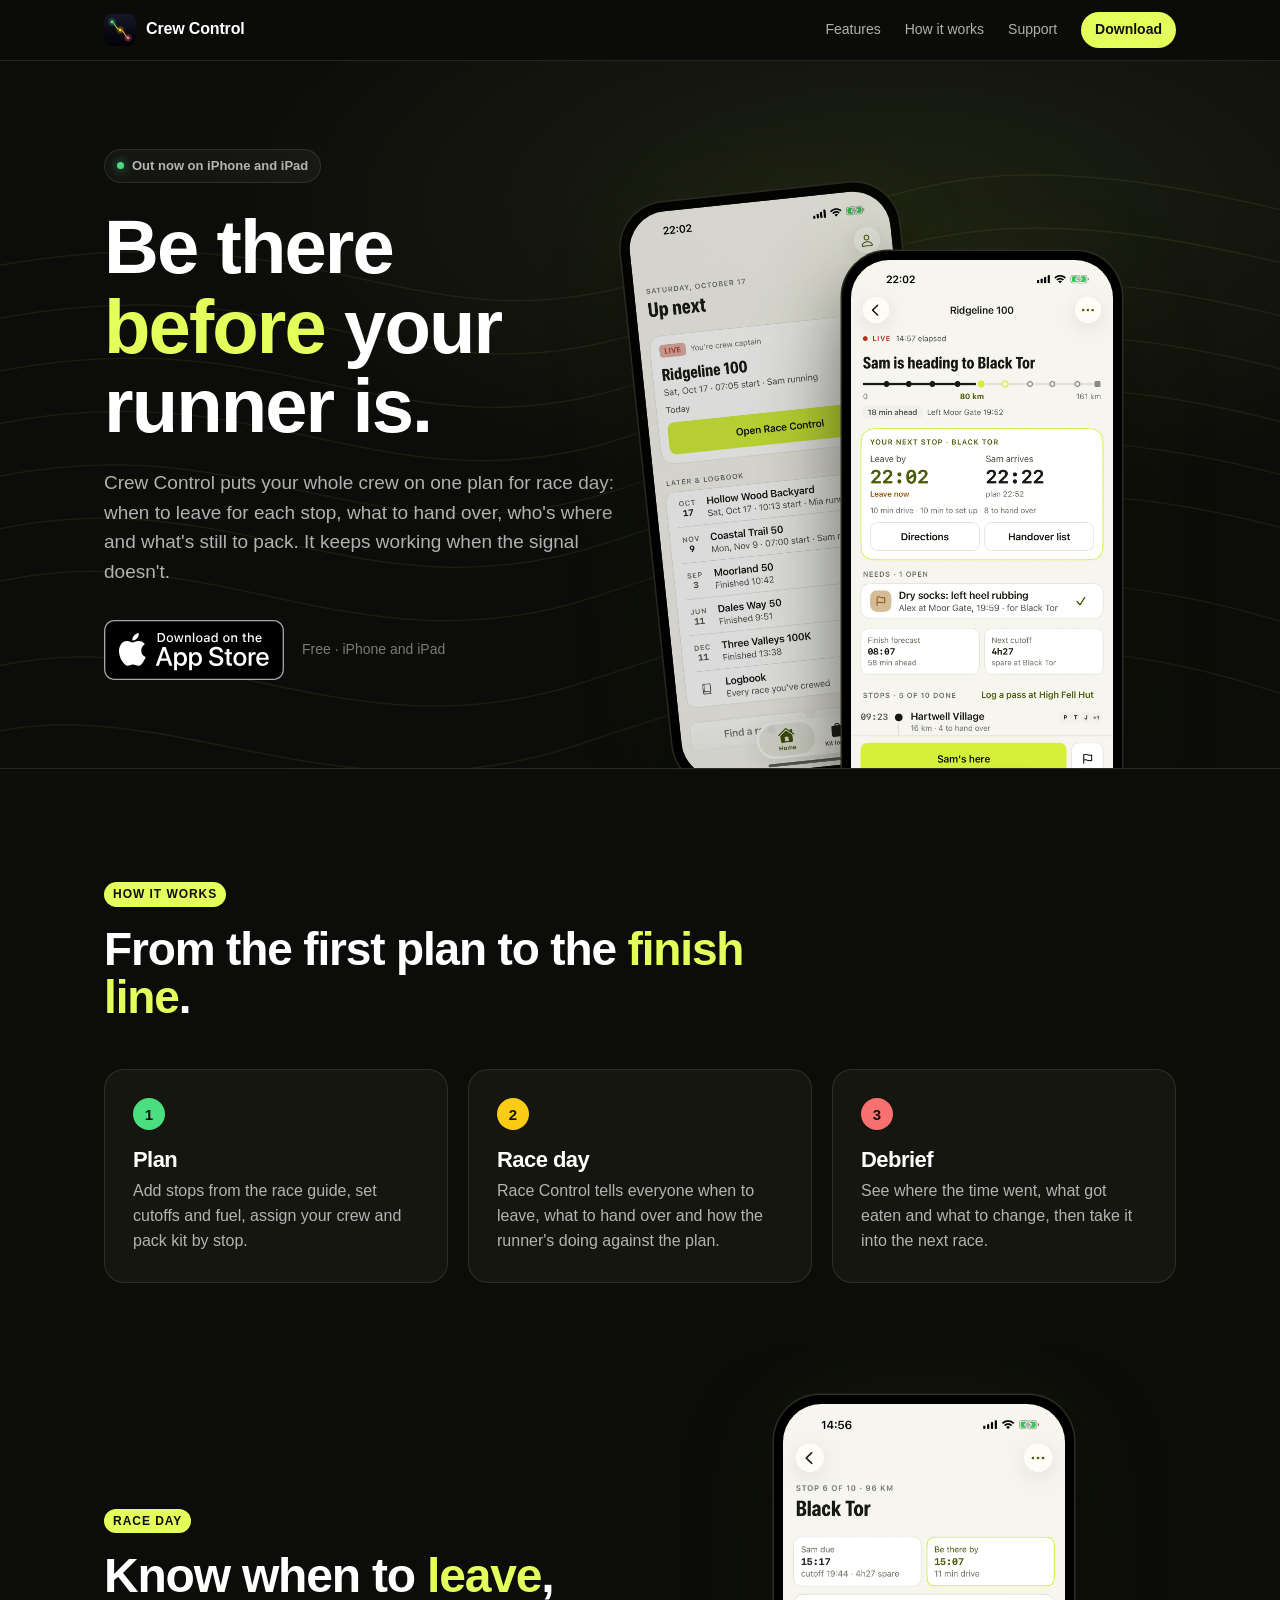
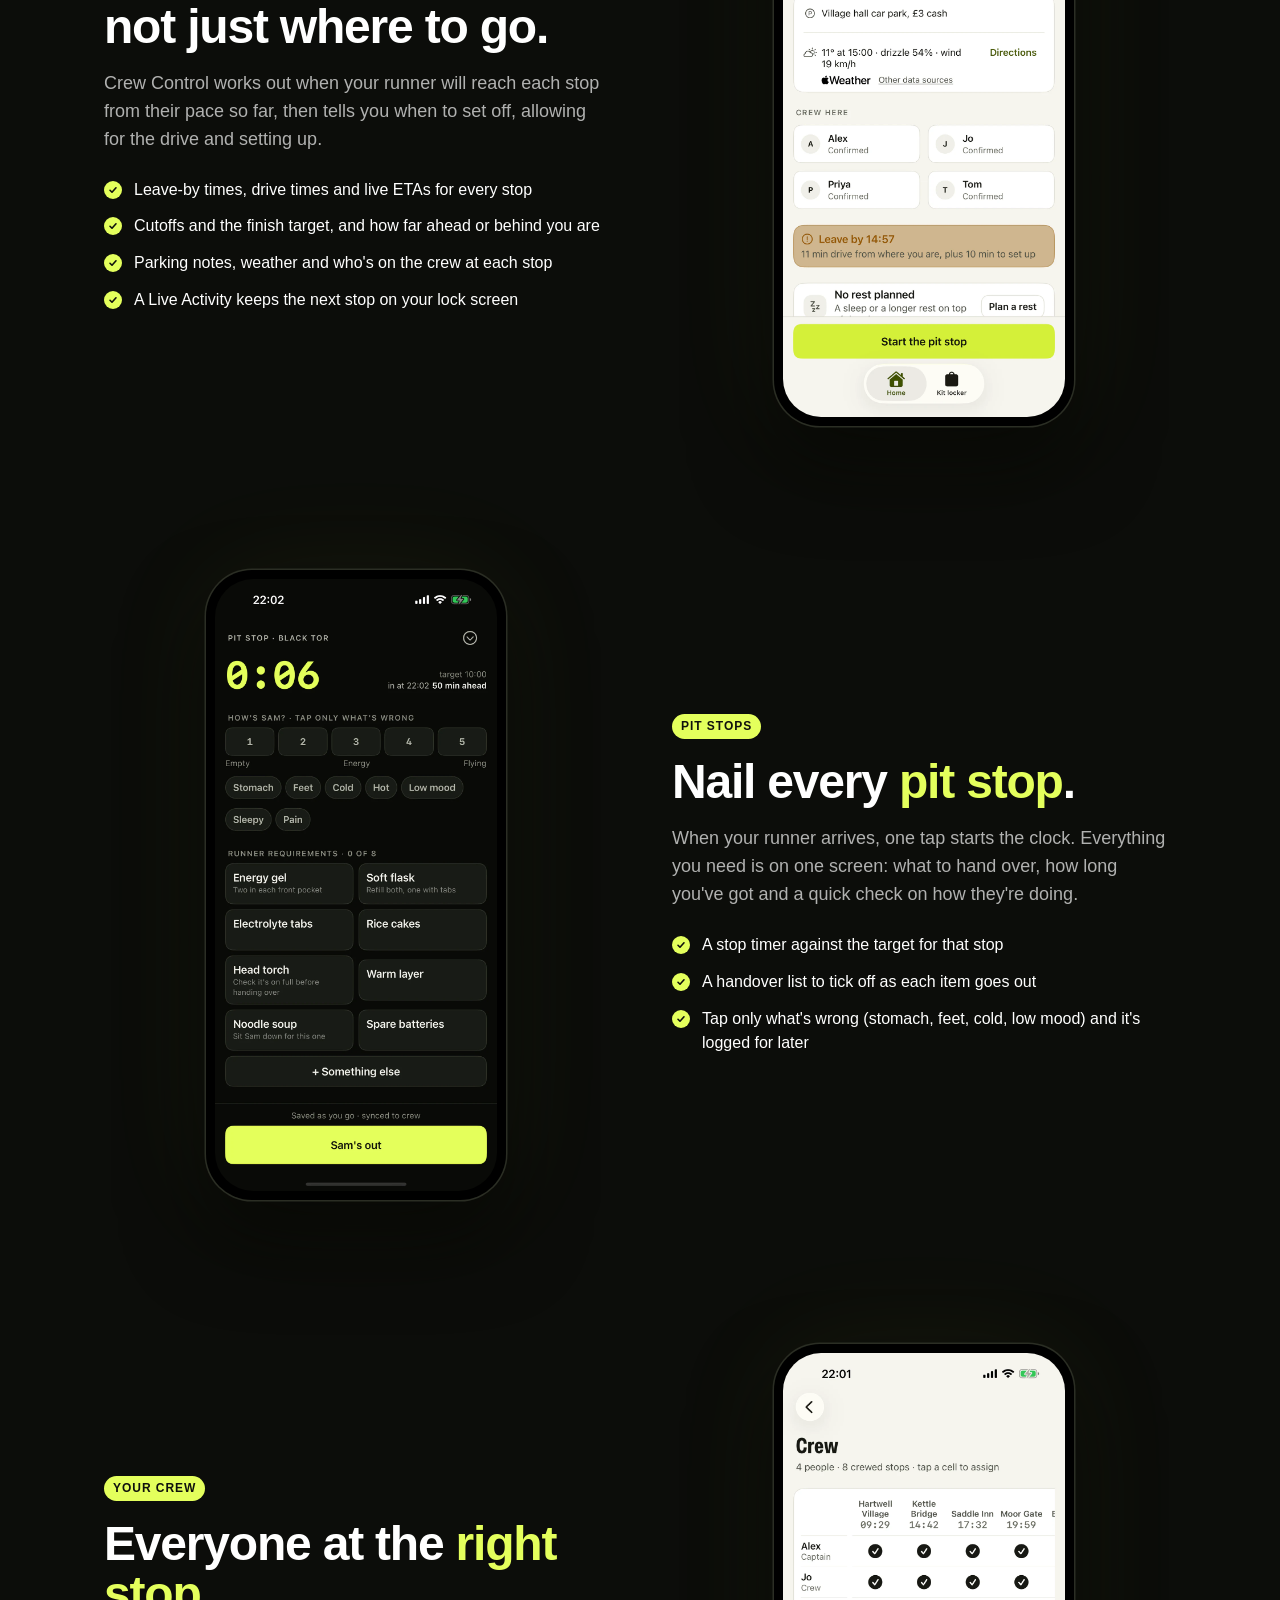
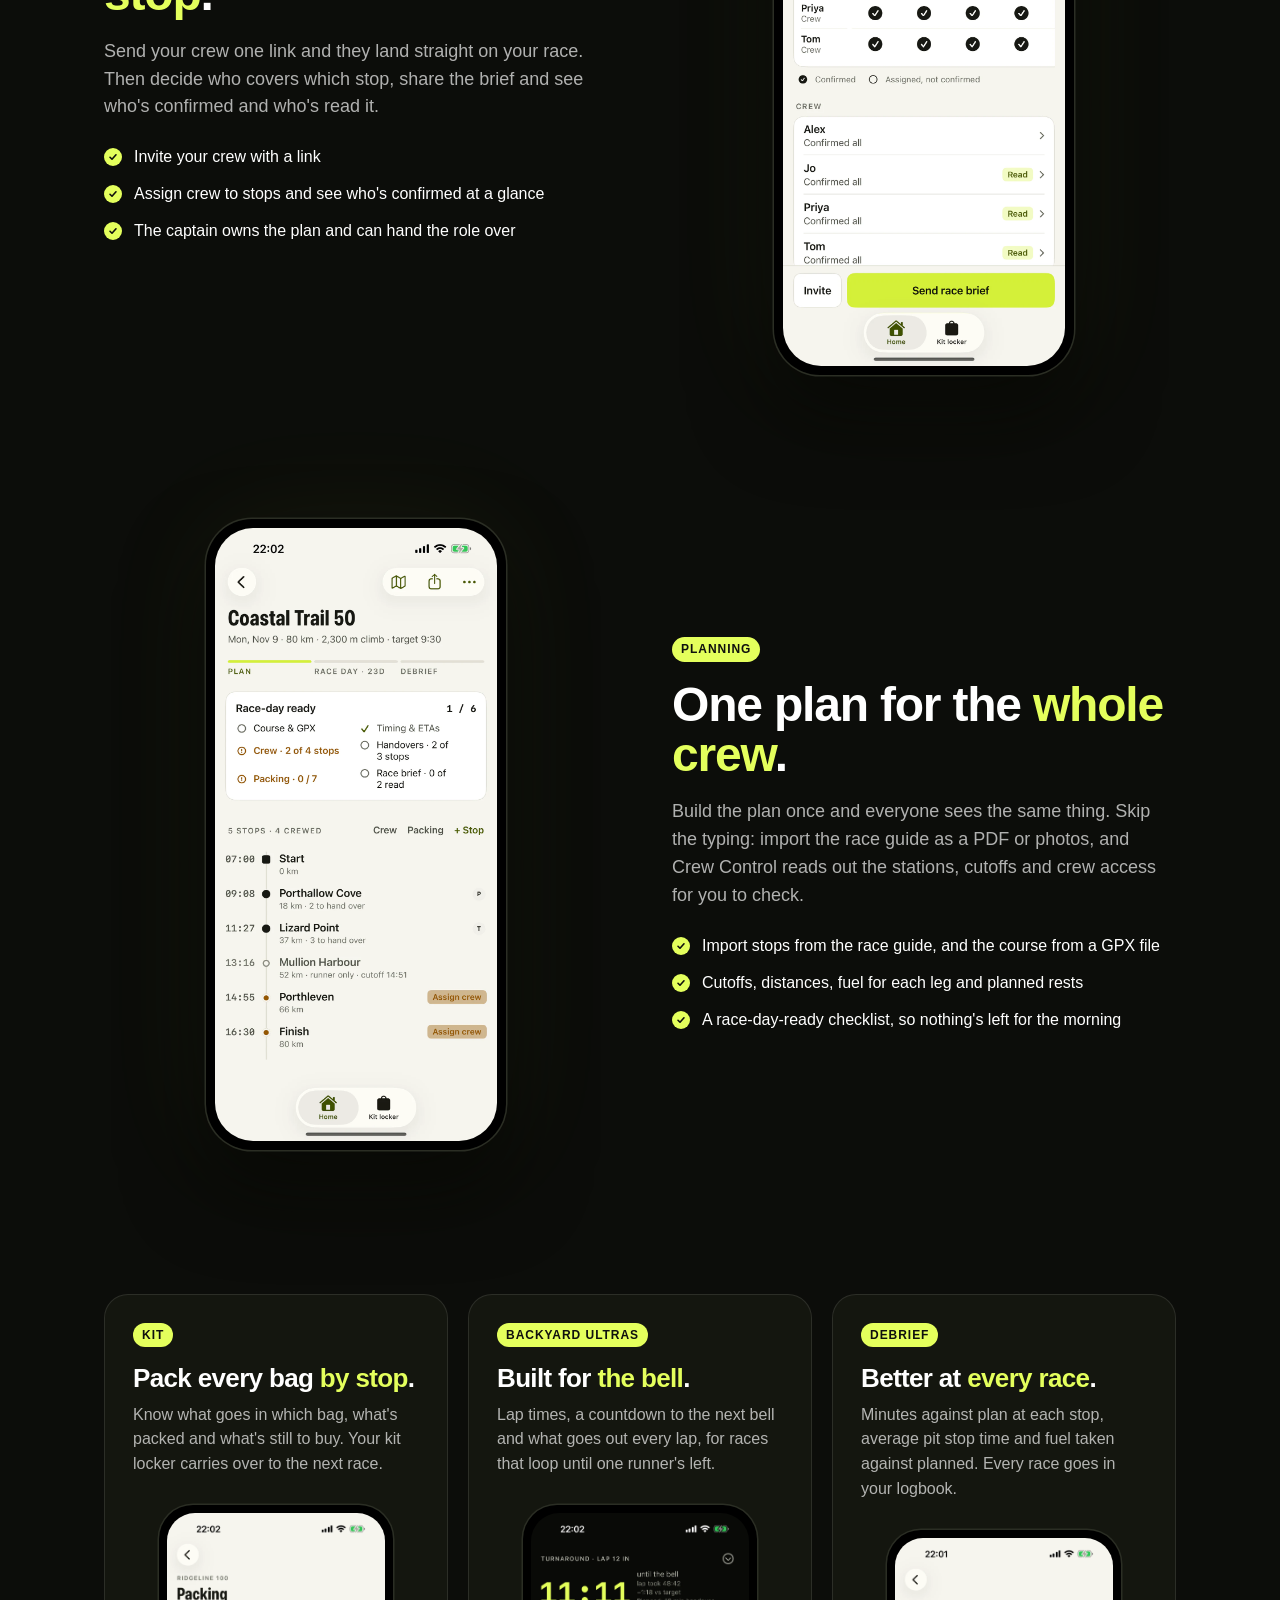
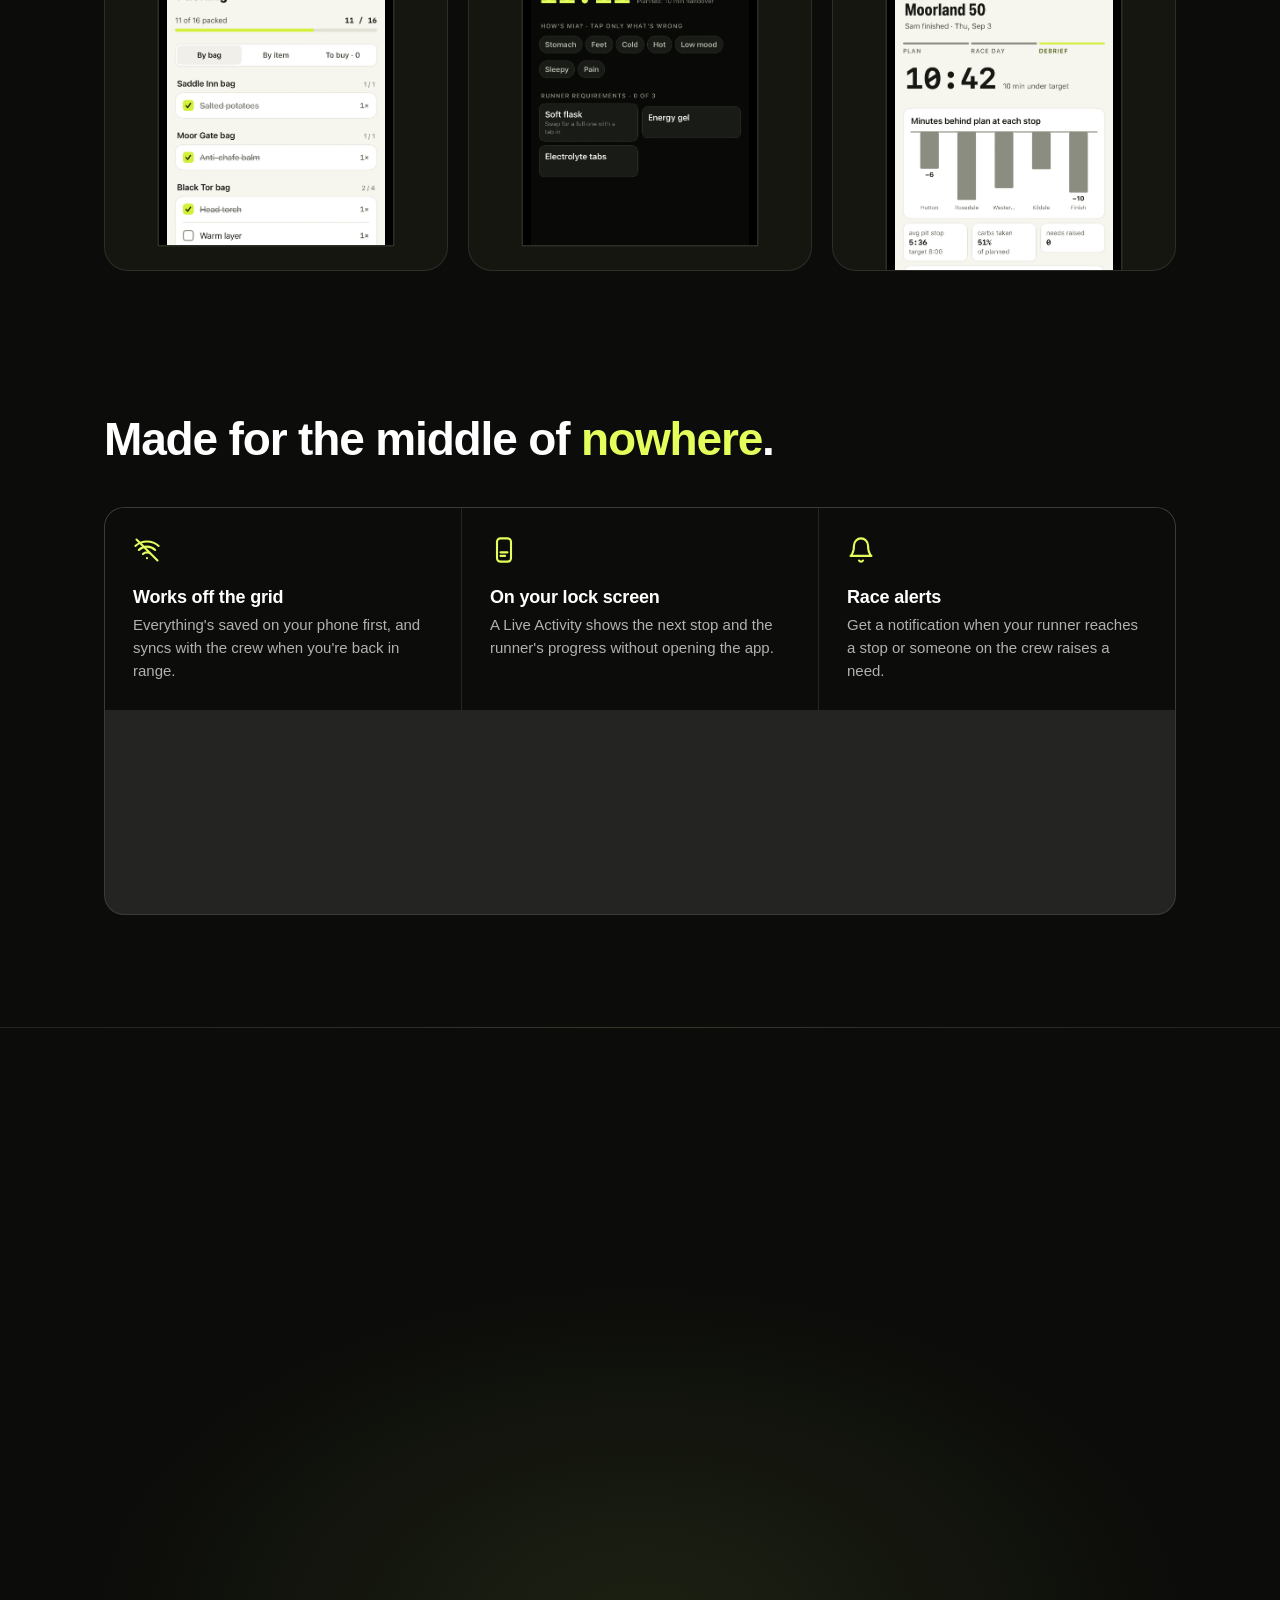
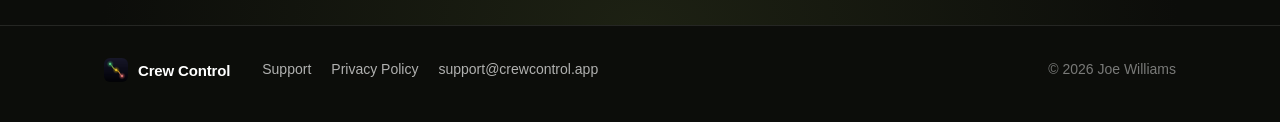
<file: index.html>
<!DOCTYPE html>
<html lang="en" class="no-js">
<head>
<meta charset="UTF-8">
<meta name="viewport" content="width=device-width, initial-scale=1.0">
<title>Crew Control · Ultra crewing, sorted</title>
<meta name="description" content="Crew Control keeps your whole ultra crew on one plan: live ETAs and drive times, pit stop checklists, kit packed by stop and a debrief after the finish. Works without signal. Free on iPhone and iPad.">
<meta name="theme-color" content="#0c0d0a">
<meta name="color-scheme" content="dark">
<meta name="apple-itunes-app" content="app-id=6777703899">
<link rel="canonical" href="https://www.crewcontrol.app/">
<link rel="icon" type="image/png" sizes="32x32" href="/assets/img/favicon-32.png">
<link rel="apple-touch-icon" href="/assets/img/apple-touch-icon.png">

<meta property="og:type" content="website">
<meta property="og:url" content="https://www.crewcontrol.app/">
<meta property="og:title" content="Crew Control · Ultra crewing, sorted">
<meta property="og:description" content="One plan for the whole crew. Live ETAs, pit stop checklists, kit by stop and a debrief after the finish. Free on iPhone and iPad.">
<meta property="og:image" content="https://www.crewcontrol.app/assets/img/og.png">
<meta name="twitter:card" content="summary_large_image">

<script type="application/ld+json">
{
  "@context": "https://schema.org",
  "@type": "MobileApplication",
  "name": "Crew Control",
  "operatingSystem": "iOS",
  "applicationCategory": "SportsApplication",
  "description": "Race-day coordination for ultramarathon crews.",
  "url": "https://www.crewcontrol.app/",
  "downloadUrl": "https://apps.apple.com/app/crew-control-ultra-crewing/id6777703899",
  "offers": { "@type": "Offer", "price": "0", "priceCurrency": "USD" }
}
</script>

<link rel="stylesheet" href="/assets/home.css">
<script>document.documentElement.classList.replace('no-js', 'js');</script>
</head>
<body>

<header class="topbar">
  <div class="topbar-inner">
    <a class="brand" href="/" aria-label="Crew Control home">
      <img src="/assets/img/icon-256.png" alt="" width="32" height="32">
      <span>Crew Control</span>
    </a>
    <nav class="topnav" aria-label="Main">
      <a href="#features">Features</a>
      <a href="#how">How it works</a>
      <a href="/support/">Support</a>
    </nav>
    <a class="btn-small" href="https://apps.apple.com/app/crew-control-ultra-crewing/id6777703899">Download</a>
  </div>
</header>

<main>

  <!-- Hero -->
  <section class="hero">
    <svg class="contours" aria-hidden="true" viewBox="0 0 1200 700" preserveAspectRatio="xMidYMid slice">
      <g fill="none" stroke="currentColor" stroke-width="1.2">
        <path d="M-50 220 C 300 140, 380 300, 620 220 S 900 80, 1250 170"/>
        <path d="M-50 270 C 280 190, 370 350, 610 270 S 910 130, 1250 220"/>
        <path d="M-50 320 C 260 240, 360 400, 600 320 S 920 180, 1250 270"/>
        <path d="M-50 370 C 240 290, 350 450, 590 370 S 930 230, 1250 320"/>
        <path d="M-50 420 C 220 340, 340 500, 580 420 S 940 280, 1250 370"/>
        <path d="M-50 470 C 200 390, 330 550, 570 470 S 950 330, 1250 420"/>
        <path d="M-50 520 C 180 440, 320 600, 560 520 S 960 380, 1250 470"/>
        <path d="M-50 600 C 160 520, 310 680, 550 600 S 970 460, 1250 560"/>
        <path d="M-50 660 C 140 590, 300 740, 540 660 S 980 520, 1250 630"/>
      </g>
    </svg>

    <div class="hero-inner">
      <div class="hero-copy">
        <p class="chip"><span class="chip-dot" aria-hidden="true"></span>Out now on iPhone and iPad</p>
        <h1>Be there <em>before</em> your runner is.</h1>
        <p class="lede">Crew Control puts your whole crew on one plan for race day: when to leave for each stop, what to hand over, who's where and what's still to pack. It keeps working when the signal doesn't.</p>
        <div class="cta-row">
          <a class="badge" href="https://apps.apple.com/app/crew-control-ultra-crewing/id6777703899">
            <img src="/assets/img/app-store-badge.svg" alt="Download on the App Store" width="180" height="60">
          </a>
          <p class="cta-note">Free · iPhone and iPad</p>
        </div>
      </div>

      <div class="hero-phones" aria-hidden="true">
        <div class="phone phone-back"><img src="/assets/shots/home.webp" alt="" width="990" height="2151"></div>
        <div class="phone phone-front"><img src="/assets/shots/raceControl.webp" alt="" width="990" height="2151"></div>
      </div>
    </div>
  </section>

  <!-- How it works -->
  <section class="how" id="how">
    <div class="wrap">
      <p class="eyebrow">How it works</p>
      <h2 class="section-title">From the first plan to the <em>finish line</em>.</h2>
      <ol class="steps">
        <li class="step reveal">
          <span class="step-num">1</span>
          <h3>Plan</h3>
          <p>Add stops from the race guide, set cutoffs and fuel, assign your crew and pack kit by stop.</p>
        </li>
        <li class="step reveal">
          <span class="step-num">2</span>
          <h3>Race day</h3>
          <p>Race Control tells everyone when to leave, what to hand over and how the runner's doing against the plan.</p>
        </li>
        <li class="step reveal">
          <span class="step-num">3</span>
          <h3>Debrief</h3>
          <p>See where the time went, what got eaten and what to change, then take it into the next race.</p>
        </li>
      </ol>
    </div>
  </section>

  <!-- Features -->
  <div id="features">

    <section class="feature">
      <div class="wrap feature-inner">
        <div class="feature-copy reveal">
          <p class="eyebrow">Race day</p>
          <h2>Know when to <em>leave</em>, not just where to go.</h2>
          <p>Crew Control works out when your runner will reach each stop from their pace so far, then tells you when to set off, allowing for the drive and setting up.</p>
          <ul class="ticks">
            <li>Leave-by times, drive times and live ETAs for every stop</li>
            <li>Cutoffs and the finish target, and how far ahead or behind you are</li>
            <li>Parking notes, weather and who's on the crew at each stop</li>
            <li>A Live Activity keeps the next stop on your lock screen</li>
          </ul>
        </div>
        <div class="feature-media reveal">
          <div class="phone"><img src="/assets/shots/stop.webp" alt="The Black Tor stop: runner due at 15:17, be there by 15:07, leave by 14:57, with parking, weather and the crew at the stop." width="990" height="2151" loading="lazy"></div>
        </div>
      </div>
    </section>

    <section class="feature feature-flip">
      <div class="wrap feature-inner">
        <div class="feature-copy reveal">
          <p class="eyebrow">Pit stops</p>
          <h2>Nail every <em>pit stop</em>.</h2>
          <p>When your runner arrives, one tap starts the clock. Everything you need is on one screen: what to hand over, how long you've got and a quick check on how they're doing.</p>
          <ul class="ticks">
            <li>A stop timer against the target for that stop</li>
            <li>A handover list to tick off as each item goes out</li>
            <li>Tap only what's wrong (stomach, feet, cold, low mood) and it's logged for later</li>
          </ul>
        </div>
        <div class="feature-media reveal">
          <div class="phone"><img src="/assets/shots/pitStop.webp" alt="A pit stop screen with a running timer, a check on how the runner is doing and a grid of items to hand over." width="990" height="2151" loading="lazy"></div>
        </div>
      </div>
    </section>

    <section class="feature">
      <div class="wrap feature-inner">
        <div class="feature-copy reveal">
          <p class="eyebrow">Your crew</p>
          <h2>Everyone at the <em>right stop</em>.</h2>
          <p>Send your crew one link and they land straight on your race. Then decide who covers which stop, share the brief and see who's confirmed and who's read it.</p>
          <ul class="ticks">
            <li>Invite your crew with a link</li>
            <li>Assign crew to stops and see who's confirmed at a glance</li>
            <li>The captain owns the plan and can hand the role over</li>
          </ul>
        </div>
        <div class="feature-media reveal">
          <div class="phone"><img src="/assets/shots/crew.webp" alt="A crew grid showing four people and the stops each has confirmed." width="990" height="2151" loading="lazy"></div>
        </div>
      </div>
    </section>

    <section class="feature feature-flip">
      <div class="wrap feature-inner">
        <div class="feature-copy reveal">
          <p class="eyebrow">Planning</p>
          <h2>One plan for the <em>whole crew</em>.</h2>
          <p>Build the plan once and everyone sees the same thing. Skip the typing: import the race guide as a PDF or photos, and Crew Control reads out the stations, cutoffs and crew access for you to check.</p>
          <ul class="ticks">
            <li>Import stops from the race guide, and the course from a GPX file</li>
            <li>Cutoffs, distances, fuel for each leg and planned rests</li>
            <li>A race-day-ready checklist, so nothing's left for the morning</li>
          </ul>
        </div>
        <div class="feature-media reveal">
          <div class="phone"><img src="/assets/shots/plan.webp" alt="The Coastal Trail 50 plan with a race-day-ready checklist and five stops." width="990" height="2151" loading="lazy"></div>
        </div>
      </div>
    </section>

    <!-- Smaller features -->
    <section class="cards">
      <div class="wrap">
        <div class="card-grid">
          <article class="card reveal">
            <p class="eyebrow">Kit</p>
            <h3>Pack every bag <em>by stop</em>.</h3>
            <p>Know what goes in which bag, what's packed and what's still to buy. Your kit locker carries over to the next race.</p>
            <div class="card-shot"><img src="/assets/shots/packing.webp" alt="A packing list grouped by stop bag." width="990" height="2151" loading="lazy"></div>
          </article>
          <article class="card reveal">
            <p class="eyebrow">Backyard ultras</p>
            <h3>Built for <em>the bell</em>.</h3>
            <p>Lap times, a countdown to the next bell and what goes out every lap, for races that loop until one runner's left.</p>
            <div class="card-shot"><img src="/assets/shots/turnaround.webp" alt="A backyard turnaround screen counting down to the bell." width="990" height="2151" loading="lazy"></div>
          </article>
          <article class="card reveal">
            <p class="eyebrow">Debrief</p>
            <h3>Better at <em>every race</em>.</h3>
            <p>Minutes against plan at each stop, average pit stop time and fuel taken against planned. Every race goes in your logbook.</p>
            <div class="card-shot"><img src="/assets/shots/debrief.webp" alt="A debrief chart of minutes behind plan at each stop." width="990" height="2151" loading="lazy"></div>
          </article>
        </div>
      </div>
    </section>

    <!-- Extras -->
    <section class="extras">
      <div class="wrap">
        <h2 class="section-title">Made for the middle of <em>nowhere</em>.</h2>
        <ul class="extra-grid">
          <li class="extra reveal">
            <svg viewBox="0 0 24 24" aria-hidden="true"><path d="M2 8.5a15 15 0 0 1 20 0M5 12a10 10 0 0 1 14 0M8.5 15.5a5 5 0 0 1 7 0M12 19h.01M3 3l18 18"/></svg>
            <h3>Works off the grid</h3>
            <p>Everything's saved on your phone first, and syncs with the crew when you're back in range.</p>
          </li>
          <li class="extra reveal">
            <svg viewBox="0 0 24 24" aria-hidden="true"><rect x="6" y="2" width="12" height="20" rx="3"/><path d="M9 14h6M9 17h4"/></svg>
            <h3>On your lock screen</h3>
            <p>A Live Activity shows the next stop and the runner's progress without opening the app.</p>
          </li>
          <li class="extra reveal">
            <svg viewBox="0 0 24 24" aria-hidden="true"><path d="M18 8a6 6 0 1 0-12 0c0 7-3 9-3 9h18s-3-2-3-9M13.7 21a2 2 0 0 1-3.4 0"/></svg>
            <h3>Race alerts</h3>
            <p>Get a notification when your runner reaches a stop or someone on the crew raises a need.</p>
          </li>
          <li class="extra reveal">
            <svg viewBox="0 0 24 24" aria-hidden="true"><path d="M17.5 19H9a7 7 0 1 1 6.7-9h1.8a4.5 4.5 0 1 1 0 9Z"/></svg>
            <h3>Weather at each stop</h3>
            <p>A forecast for each stop at the time your runner's due, so the warm layer goes in the right bag.</p>
          </li>
          <li class="extra reveal">
            <svg viewBox="0 0 24 24" aria-hidden="true"><rect x="3" y="4" width="13" height="17" rx="2"/><rect x="15" y="9" width="6" height="12" rx="1.5"/></svg>
            <h3>iPhone and iPad</h3>
            <p>Use your phone at the roadside and an iPad as the control desk in the crew car.</p>
          </li>
          <li class="extra reveal">
            <svg viewBox="0 0 24 24" aria-hidden="true"><rect x="4" y="11" width="16" height="10" rx="2"/><path d="M8 11V7a4 4 0 0 1 8 0v4"/></svg>
            <h3>Private by default</h3>
            <p>Sign in with Apple or Google. No ads, no tracking and we never sell your data. <a href="/privacy/">Privacy policy</a></p>
          </li>
        </ul>
      </div>
    </section>
  </div>

  <!-- Final CTA -->
  <section class="final">
    <div class="wrap final-inner reveal">
      <img class="final-icon" src="/assets/img/icon-256.png" alt="" width="96" height="96">
      <h2>Your runner covers the miles.<br>You handle <em>everything else</em>.</h2>
      <p>Free on the App Store for iPhone and iPad.</p>
      <a class="badge" href="https://apps.apple.com/app/crew-control-ultra-crewing/id6777703899">
        <img src="/assets/img/app-store-badge.svg" alt="Download on the App Store" width="180" height="60">
      </a>
    </div>
  </section>

</main>

<footer class="site-footer">
  <div class="wrap footer-inner">
    <a class="brand" href="/">
      <img src="/assets/img/icon-256.png" alt="" width="24" height="24">
      <span>Crew Control</span>
    </a>
    <nav aria-label="Footer">
      <a href="/support/">Support</a>
      <a href="/privacy/">Privacy Policy</a>
      <a href="mailto:support@crewcontrol.app">support@crewcontrol.app</a>
    </nav>
    <p class="copyright">© 2026 Joe Williams</p>
  </div>
</footer>

<script>
  // Fade sections in as they scroll into view. Content stays visible without JS.
  (function () {
    var items = document.querySelectorAll('.reveal');
    if (!('IntersectionObserver' in window) || matchMedia('(prefers-reduced-motion: reduce)').matches) {
      items.forEach(function (el) { el.classList.add('in'); });
      return;
    }
    var io = new IntersectionObserver(function (entries) {
      entries.forEach(function (e) {
        if (e.isIntersecting) { e.target.classList.add('in'); io.unobserve(e.target); }
      });
    }, { rootMargin: '0px 0px -8% 0px' });
    items.forEach(function (el) { io.observe(el); });
  })();
</script>
</body>
</html>
</file>
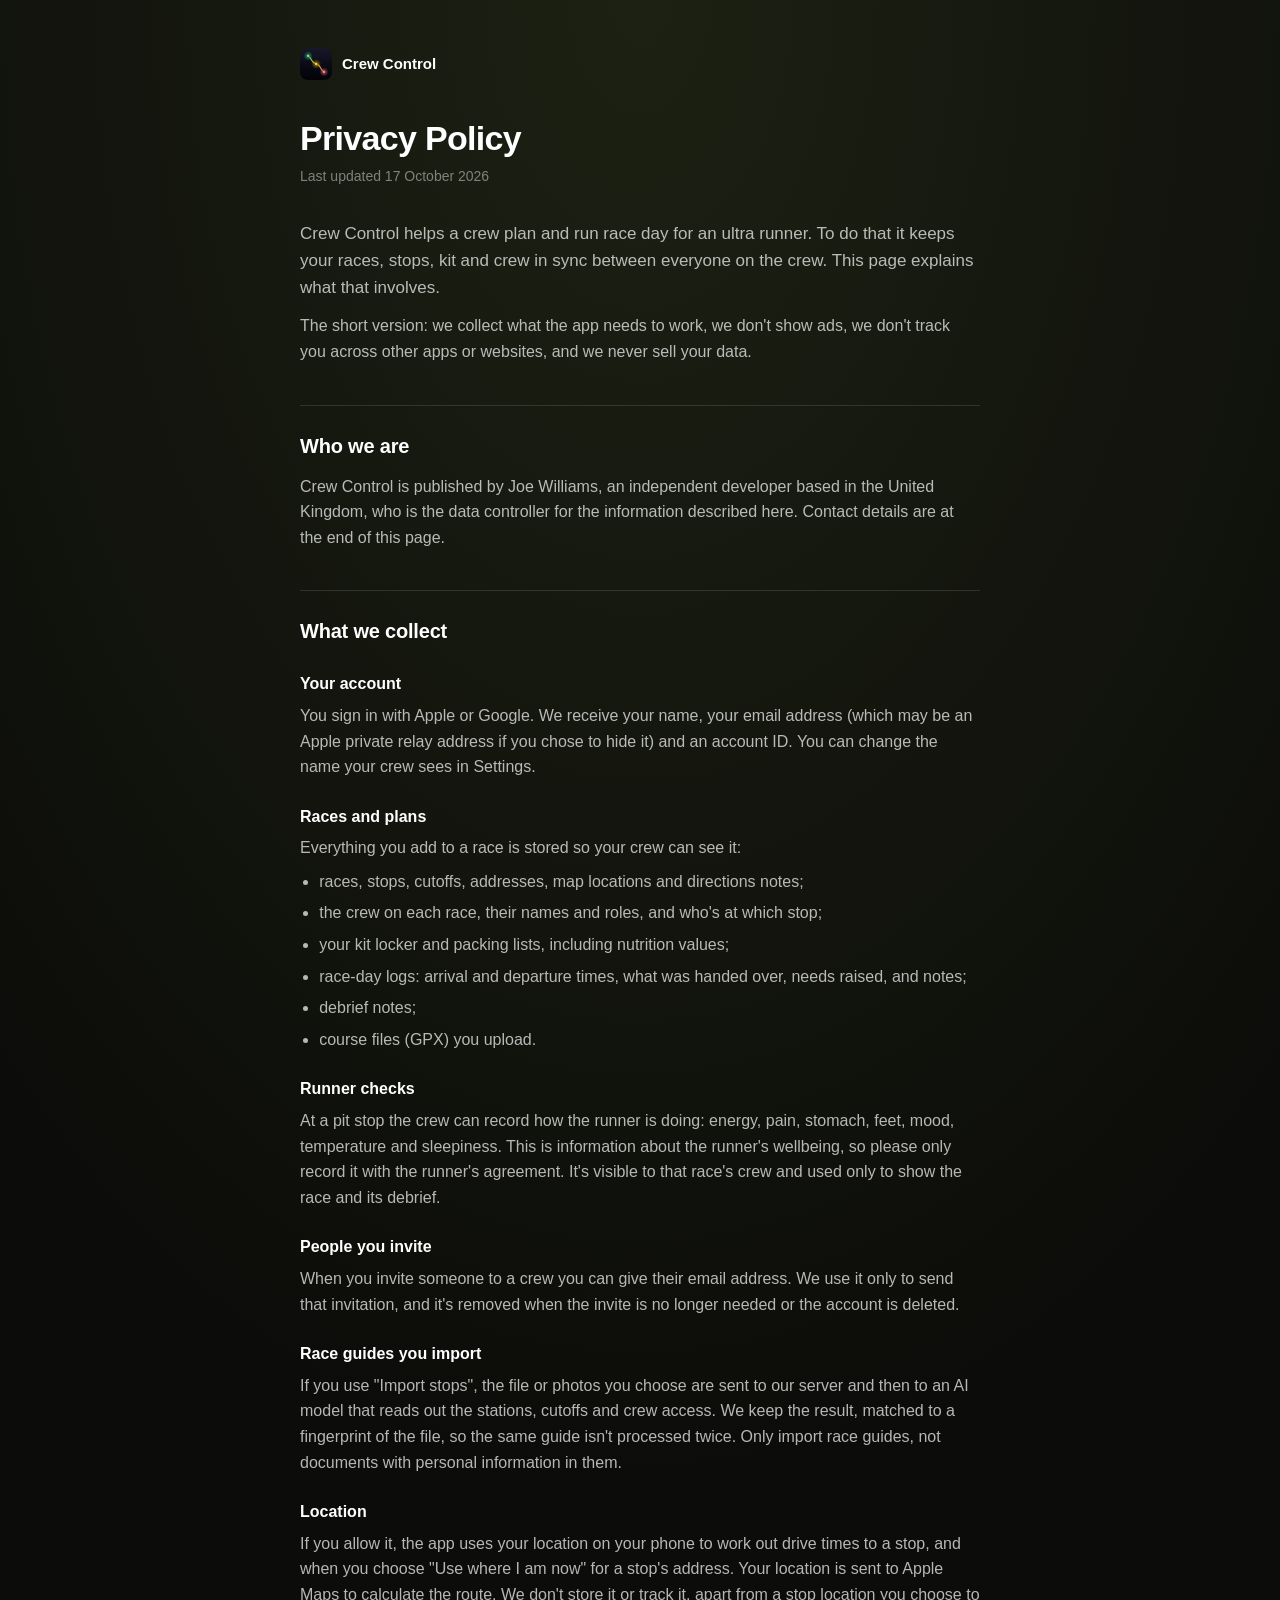
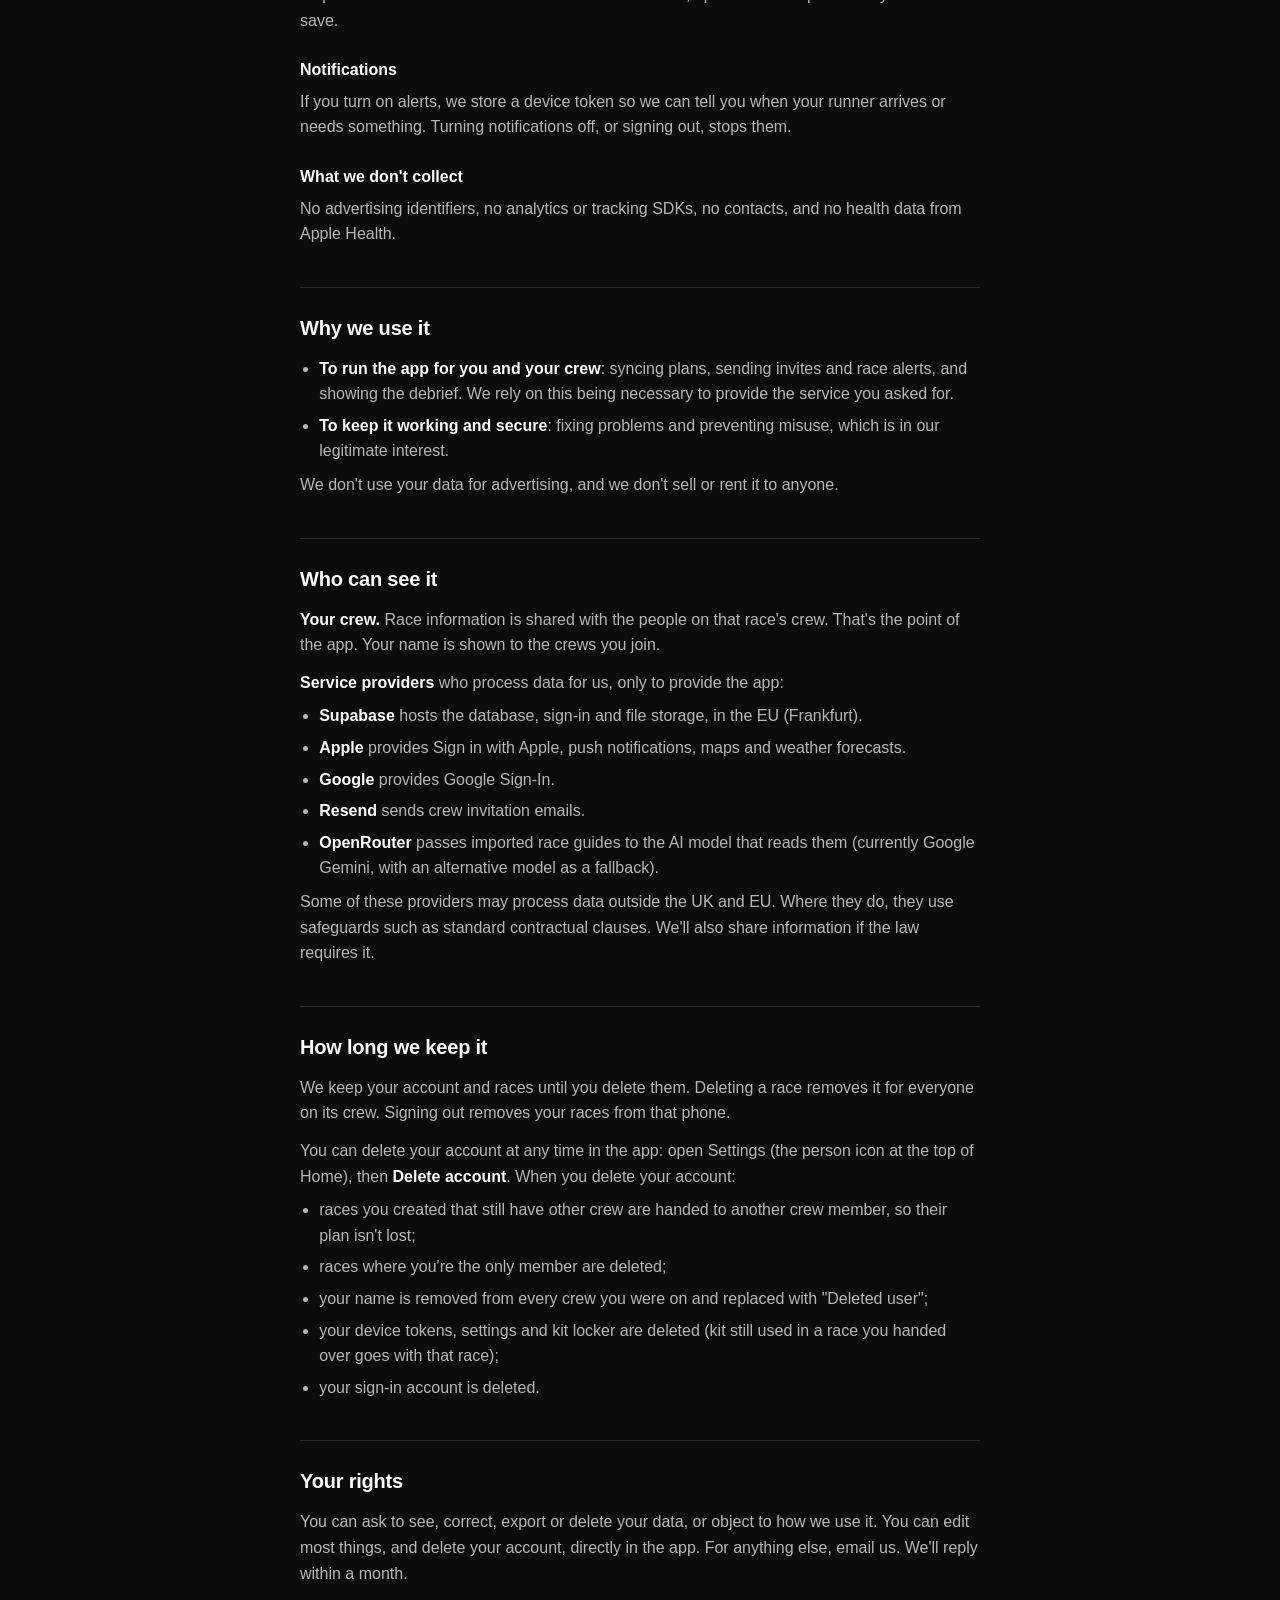
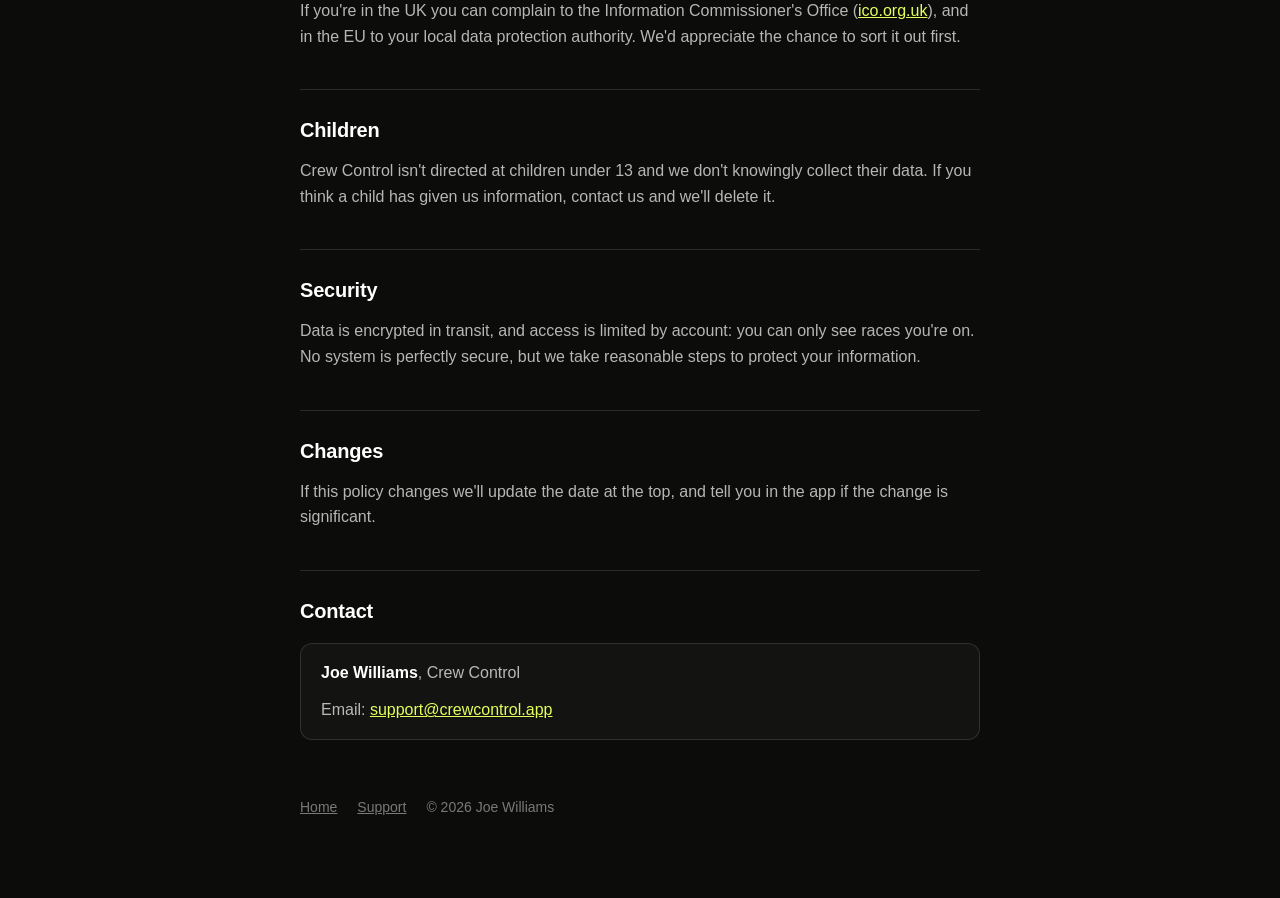
<file: privacy/index.html>
<!DOCTYPE html>
<html lang="en">
<head>
<meta charset="UTF-8">
<meta name="viewport" content="width=device-width, initial-scale=1.0">
<title>Privacy Policy · Crew Control</title>
<meta name="description" content="What Crew Control collects, why, who it's shared with, and how to delete it.">
<link rel="icon" type="image/png" sizes="32x32" href="/assets/img/favicon-32.png">
<link rel="apple-touch-icon" href="/assets/img/apple-touch-icon.png">
<link rel="stylesheet" href="/assets/page.css">
</head>
<body>
<main class="page">
  <a class="home" href="/"><img src="/assets/img/icon-256.png" alt="" width="32" height="32">Crew Control</a>

  <h1>Privacy Policy</h1>
  <p class="updated">Last updated 17 October 2026</p>

  <p class="lede">Crew Control helps a crew plan and run race day for an ultra runner. To do that it keeps your races, stops, kit and crew in sync between everyone on the crew. This page explains what that involves.</p>
  <p>The short version: we collect what the app needs to work, we don't show ads, we don't track you across other apps or websites, and we never sell your data.</p>

  <h2>Who we are</h2>
  <p>Crew Control is published by Joe Williams, an independent developer based in the United Kingdom, who is the data controller for the information described here. Contact details are at the end of this page.</p>

  <h2>What we collect</h2>

  <h3>Your account</h3>
  <p>You sign in with Apple or Google. We receive your name, your email address (which may be an Apple private relay address if you chose to hide it) and an account ID. You can change the name your crew sees in Settings.</p>

  <h3>Races and plans</h3>
  <p>Everything you add to a race is stored so your crew can see it:</p>
  <ul>
    <li>races, stops, cutoffs, addresses, map locations and directions notes;</li>
    <li>the crew on each race, their names and roles, and who's at which stop;</li>
    <li>your kit locker and packing lists, including nutrition values;</li>
    <li>race-day logs: arrival and departure times, what was handed over, needs raised, and notes;</li>
    <li>debrief notes;</li>
    <li>course files (GPX) you upload.</li>
  </ul>

  <h3>Runner checks</h3>
  <p>At a pit stop the crew can record how the runner is doing: energy, pain, stomach, feet, mood, temperature and sleepiness. This is information about the runner's wellbeing, so please only record it with the runner's agreement. It's visible to that race's crew and used only to show the race and its debrief.</p>

  <h3>People you invite</h3>
  <p>When you invite someone to a crew you can give their email address. We use it only to send that invitation, and it's removed when the invite is no longer needed or the account is deleted.</p>

  <h3>Race guides you import</h3>
  <p>If you use "Import stops", the file or photos you choose are sent to our server and then to an AI model that reads out the stations, cutoffs and crew access. We keep the result, matched to a fingerprint of the file, so the same guide isn't processed twice. Only import race guides, not documents with personal information in them.</p>

  <h3>Location</h3>
  <p>If you allow it, the app uses your location on your phone to work out drive times to a stop, and when you choose "Use where I am now" for a stop's address. Your location is sent to Apple Maps to calculate the route. We don't store it or track it, apart from a stop location you choose to save.</p>

  <h3>Notifications</h3>
  <p>If you turn on alerts, we store a device token so we can tell you when your runner arrives or needs something. Turning notifications off, or signing out, stops them.</p>

  <h3>What we don't collect</h3>
  <p>No advertising identifiers, no analytics or tracking SDKs, no contacts, and no health data from Apple Health.</p>

  <h2>Why we use it</h2>
  <ul>
    <li><strong>To run the app for you and your crew</strong>: syncing plans, sending invites and race alerts, and showing the debrief. We rely on this being necessary to provide the service you asked for.</li>
    <li><strong>To keep it working and secure</strong>: fixing problems and preventing misuse, which is in our legitimate interest.</li>
  </ul>
  <p>We don't use your data for advertising, and we don't sell or rent it to anyone.</p>

  <h2>Who can see it</h2>
  <p><strong>Your crew.</strong> Race information is shared with the people on that race's crew. That's the point of the app. Your name is shown to the crews you join.</p>
  <p><strong>Service providers</strong> who process data for us, only to provide the app:</p>
  <ul>
    <li><strong>Supabase</strong> hosts the database, sign-in and file storage, in the EU (Frankfurt).</li>
    <li><strong>Apple</strong> provides Sign in with Apple, push notifications, maps and weather forecasts.</li>
    <li><strong>Google</strong> provides Google Sign-In.</li>
    <li><strong>Resend</strong> sends crew invitation emails.</li>
    <li><strong>OpenRouter</strong> passes imported race guides to the AI model that reads them (currently Google Gemini, with an alternative model as a fallback).</li>
  </ul>
  <p>Some of these providers may process data outside the UK and EU. Where they do, they use safeguards such as standard contractual clauses. We'll also share information if the law requires it.</p>

  <h2>How long we keep it</h2>
  <p>We keep your account and races until you delete them. Deleting a race removes it for everyone on its crew. Signing out removes your races from that phone.</p>
  <p>You can delete your account at any time in the app: open Settings (the person icon at the top of Home), then <strong>Delete account</strong>. When you delete your account:</p>
  <ul>
    <li>races you created that still have other crew are handed to another crew member, so their plan isn't lost;</li>
    <li>races where you're the only member are deleted;</li>
    <li>your name is removed from every crew you were on and replaced with "Deleted user";</li>
    <li>your device tokens, settings and kit locker are deleted (kit still used in a race you handed over goes with that race);</li>
    <li>your sign-in account is deleted.</li>
  </ul>

  <h2>Your rights</h2>
  <p>You can ask to see, correct, export or delete your data, or object to how we use it. You can edit most things, and delete your account, directly in the app. For anything else, email us. We'll reply within a month.</p>
  <p>If you're in the UK you can complain to the Information Commissioner's Office (<a href="https://ico.org.uk">ico.org.uk</a>), and in the EU to your local data protection authority. We'd appreciate the chance to sort it out first.</p>

  <h2>Children</h2>
  <p>Crew Control isn't directed at children under 13 and we don't knowingly collect their data. If you think a child has given us information, contact us and we'll delete it.</p>

  <h2>Security</h2>
  <p>Data is encrypted in transit, and access is limited by account: you can only see races you're on. No system is perfectly secure, but we take reasonable steps to protect your information.</p>

  <h2>Changes</h2>
  <p>If this policy changes we'll update the date at the top, and tell you in the app if the change is significant.</p>

  <h2>Contact</h2>
  <div class="contact">
    <p><strong>Joe Williams</strong>, Crew Control</p>
    <p>Email: <a href="mailto:support@crewcontrol.app">support@crewcontrol.app</a></p>
  </div>

  <footer>
    <a href="/">Home</a>
    <a href="/support/">Support</a>
    <span>© 2026 Joe Williams</span>
  </footer>
</main>
</body>
</html>
</file>
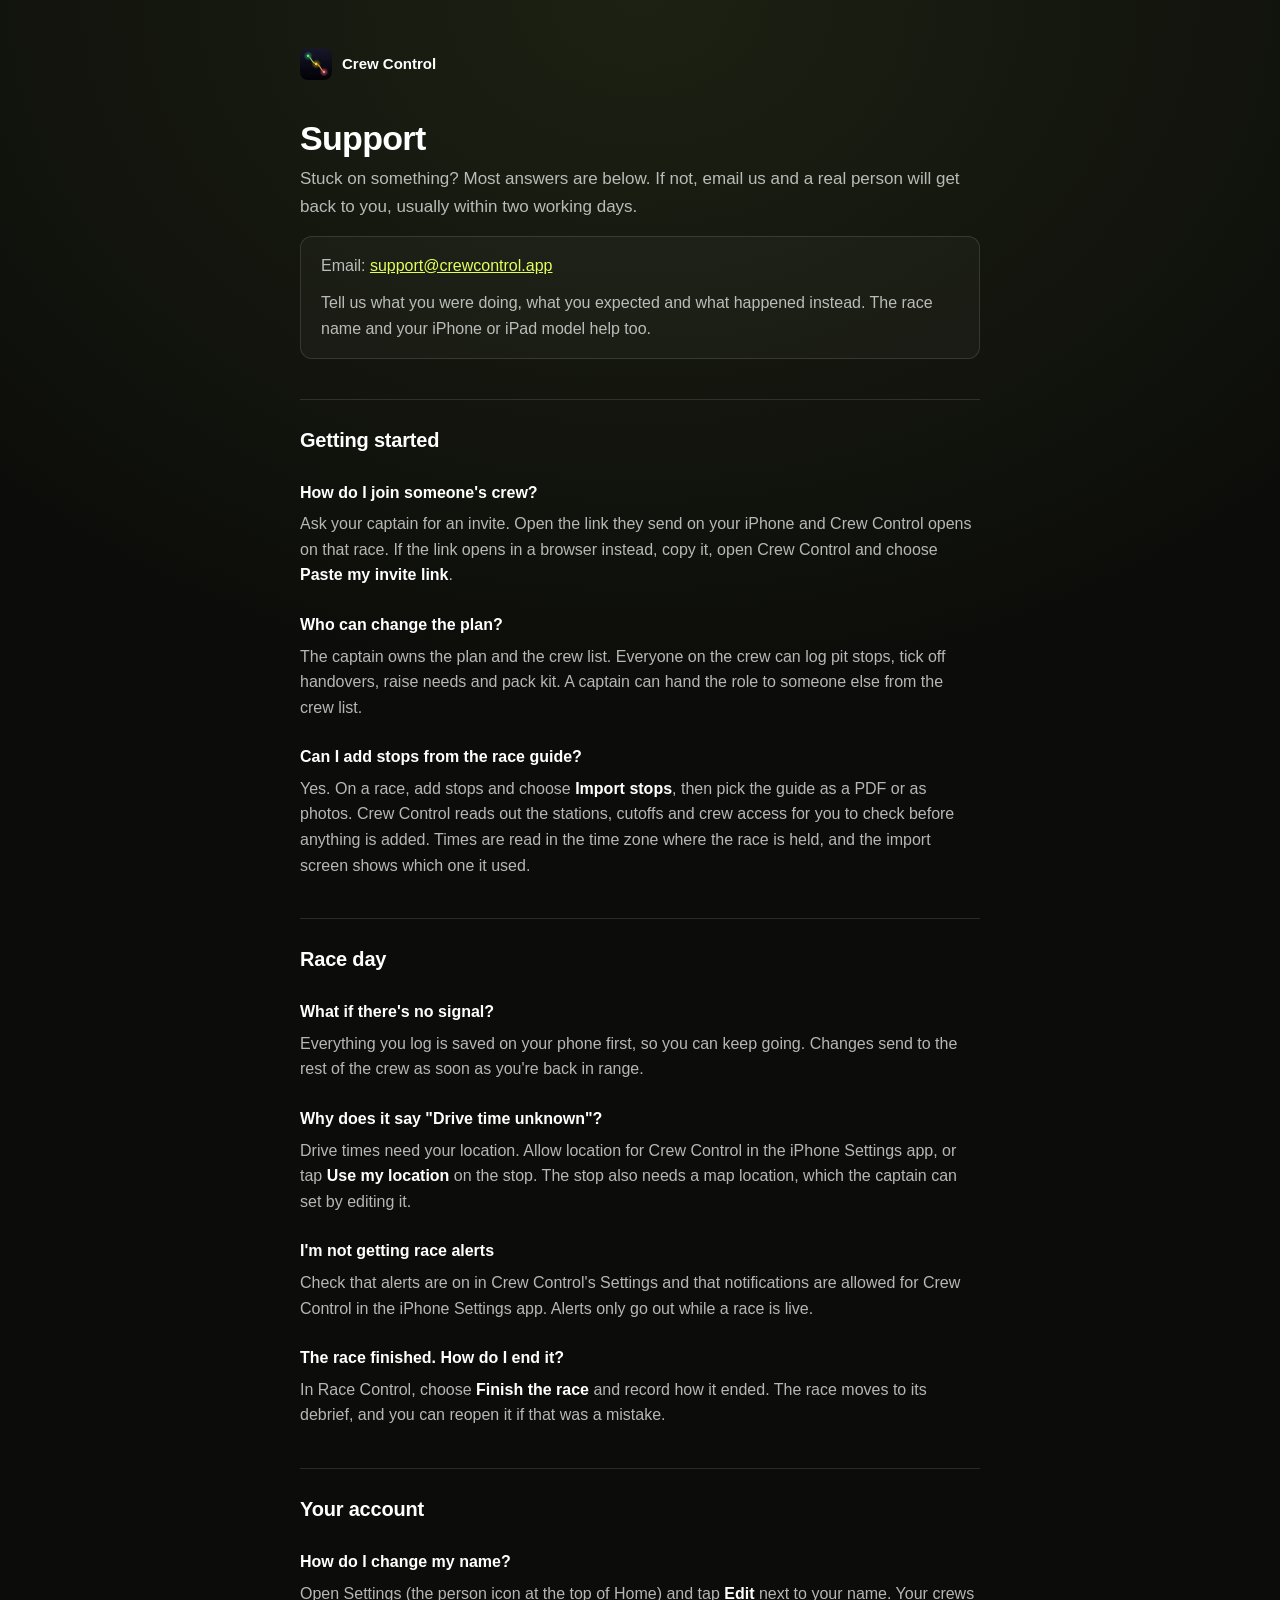
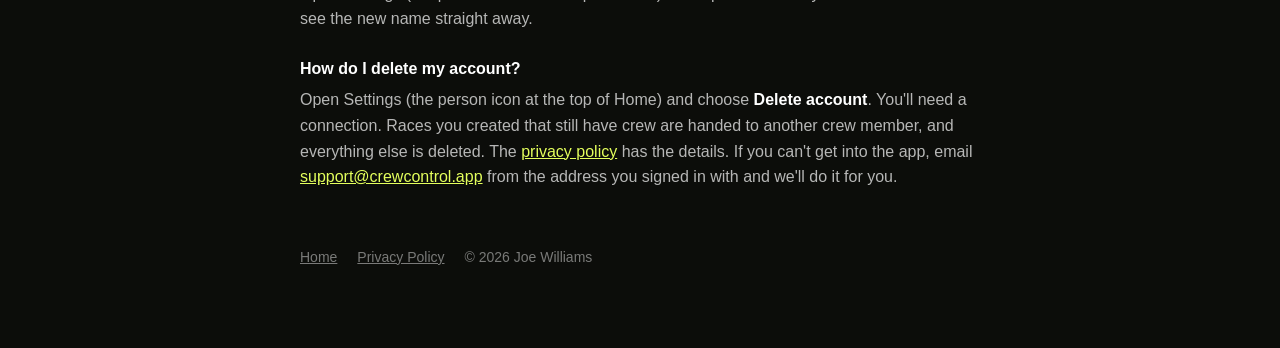
<file: support/index.html>
<!DOCTYPE html>
<html lang="en">
<head>
<meta charset="UTF-8">
<meta name="viewport" content="width=device-width, initial-scale=1.0">
<title>Support · Crew Control</title>
<meta name="description" content="Help with Crew Control: joining a crew, race day without signal, alerts, importing race guides and your account.">
<link rel="icon" type="image/png" sizes="32x32" href="/assets/img/favicon-32.png">
<link rel="apple-touch-icon" href="/assets/img/apple-touch-icon.png">
<link rel="stylesheet" href="/assets/page.css">
</head>
<body>
<main class="page">
  <a class="home" href="/"><img src="/assets/img/icon-256.png" alt="" width="32" height="32">Crew Control</a>

  <h1>Support</h1>
  <p class="lede">Stuck on something? Most answers are below. If not, email us and a real person will get back to you, usually within two working days.</p>
  <div class="contact">
    <p>Email: <a href="mailto:support@crewcontrol.app">support@crewcontrol.app</a></p>
    <p>Tell us what you were doing, what you expected and what happened instead. The race name and your iPhone or iPad model help too.</p>
  </div>

  <h2>Getting started</h2>
  <h3>How do I join someone's crew?</h3>
  <p>Ask your captain for an invite. Open the link they send on your iPhone and Crew Control opens on that race. If the link opens in a browser instead, copy it, open Crew Control and choose <strong>Paste my invite link</strong>.</p>
  <h3>Who can change the plan?</h3>
  <p>The captain owns the plan and the crew list. Everyone on the crew can log pit stops, tick off handovers, raise needs and pack kit. A captain can hand the role to someone else from the crew list.</p>
  <h3>Can I add stops from the race guide?</h3>
  <p>Yes. On a race, add stops and choose <strong>Import stops</strong>, then pick the guide as a PDF or as photos. Crew Control reads out the stations, cutoffs and crew access for you to check before anything is added. Times are read in the time zone where the race is held, and the import screen shows which one it used.</p>

  <h2>Race day</h2>
  <h3>What if there's no signal?</h3>
  <p>Everything you log is saved on your phone first, so you can keep going. Changes send to the rest of the crew as soon as you're back in range.</p>
  <h3>Why does it say "Drive time unknown"?</h3>
  <p>Drive times need your location. Allow location for Crew Control in the iPhone Settings app, or tap <strong>Use my location</strong> on the stop. The stop also needs a map location, which the captain can set by editing it.</p>
  <h3>I'm not getting race alerts</h3>
  <p>Check that alerts are on in Crew Control's Settings and that notifications are allowed for Crew Control in the iPhone Settings app. Alerts only go out while a race is live.</p>
  <h3>The race finished. How do I end it?</h3>
  <p>In Race Control, choose <strong>Finish the race</strong> and record how it ended. The race moves to its debrief, and you can reopen it if that was a mistake.</p>

  <h2>Your account</h2>
  <h3>How do I change my name?</h3>
  <p>Open Settings (the person icon at the top of Home) and tap <strong>Edit</strong> next to your name. Your crews see the new name straight away.</p>
  <h3>How do I delete my account?</h3>
  <p>Open Settings (the person icon at the top of Home) and choose <strong>Delete account</strong>. You'll need a connection. Races you created that still have crew are handed to another crew member, and everything else is deleted. The <a href="/privacy/">privacy policy</a> has the details. If you can't get into the app, email <a href="mailto:support@crewcontrol.app">support@crewcontrol.app</a> from the address you signed in with and we'll do it for you.</p>

  <footer>
    <a href="/">Home</a>
    <a href="/privacy/">Privacy Policy</a>
    <span>© 2026 Joe Williams</span>
  </footer>
</main>
</body>
</html>
</file>
<file: assets/home.css>
/* Home page. Palette follows the app's dark theme and the App Store screenshots. */
:root {
  --bg:        #0c0d0a;
  --bg-raised: #14160f;
  --surface:   #1b1d16;
  --accent:    #e4ff5c;
  --accent-ink:#0f100d;
  --green:     #4ade80;
  --amber:     #facc15;
  --red:       #f87171;
  --text:      #ffffff;
  --text-2:    rgba(255,255,255,0.68);
  --text-3:    rgba(255,255,255,0.45);
  --hairline:  rgba(255,255,255,0.10);
  --radius:    20px;
  --gutter:    24px;
  --font: -apple-system, BlinkMacSystemFont, "SF Pro Text", "Inter", "Helvetica Neue", Helvetica, Arial, sans-serif;
  --font-display: -apple-system, BlinkMacSystemFont, "SF Pro Display", "Inter", "Helvetica Neue", Helvetica, Arial, sans-serif;
}

* { margin: 0; padding: 0; box-sizing: border-box; }

html { scroll-behavior: smooth; scroll-padding-top: 72px; }

body {
  font-family: var(--font);
  background: var(--bg);
  color: var(--text);
  line-height: 1.55;
  -webkit-font-smoothing: antialiased;
  overflow-x: hidden;
}

img { display: block; max-width: 100%; height: auto; }
a { color: var(--accent); }
a:focus-visible, .badge:focus-visible { outline: 2px solid var(--accent); outline-offset: 3px; border-radius: 6px; }

em { font-style: normal; color: var(--accent); }

.wrap { max-width: 1120px; margin: 0 auto; padding: 0 var(--gutter); }

.eyebrow {
  display: inline-block;
  font-size: 12px; font-weight: 700; letter-spacing: 0.08em; text-transform: uppercase;
  color: var(--accent-ink); background: var(--accent);
  padding: 3px 9px; border-radius: 100px;
  margin-bottom: 18px;
}

h1, h2, h3 { font-family: var(--font-display); letter-spacing: -0.025em; line-height: 1.05; }

.section-title { font-size: clamp(30px, 4.4vw, 46px); max-width: 720px; }

/* Top bar */
.topbar {
  position: sticky; top: 0; z-index: 10;
  background: rgba(12,13,10,0.72);
  backdrop-filter: saturate(160%) blur(16px);
  -webkit-backdrop-filter: saturate(160%) blur(16px);
  border-bottom: 1px solid var(--hairline);
}
.topbar-inner {
  max-width: 1120px; margin: 0 auto; padding: 12px var(--gutter);
  display: flex; align-items: center; gap: 24px;
}
.brand {
  display: inline-flex; align-items: center; gap: 10px;
  color: var(--text); text-decoration: none; font-weight: 650; font-size: 16px; letter-spacing: -0.01em;
}
.brand img { width: 32px; height: 32px; border-radius: 8px; }
.topnav { display: flex; gap: 24px; margin-left: auto; font-size: 14px; }
.topnav a { color: var(--text-2); text-decoration: none; }
.topnav a:hover { color: var(--text); }
.btn-small {
  background: var(--accent); color: var(--accent-ink);
  font-size: 14px; font-weight: 650; text-decoration: none;
  padding: 7px 14px; border-radius: 100px;
}
.btn-small:hover { filter: brightness(1.06); }

/* Hero */
.hero {
  position: relative; overflow: hidden;
  background: radial-gradient(90% 70% at 70% 20%, #1d2113 0%, var(--bg) 60%);
  border-bottom: 1px solid var(--hairline);
}
.contours {
  position: absolute; inset: 0; width: 100%; height: 100%;
  color: var(--accent); opacity: 0.07; pointer-events: none;
}
.hero-inner {
  position: relative;
  max-width: 1120px; margin: 0 auto; padding: 88px var(--gutter) 0;
  display: grid; grid-template-columns: 1.05fr 1fr; gap: 48px; align-items: center;
}
.hero-copy { padding-bottom: 88px; }
.chip {
  display: inline-flex; align-items: center; gap: 8px;
  font-size: 13px; font-weight: 600; color: var(--text-2);
  border: 1px solid var(--hairline); background: rgba(255,255,255,0.04);
  padding: 6px 12px; border-radius: 100px; margin-bottom: 24px;
}
.chip-dot {
  width: 7px; height: 7px; border-radius: 50%; background: var(--green);
  box-shadow: 0 0 10px rgba(74,222,128,0.7);
}
.hero h1 { font-size: clamp(44px, 6.6vw, 76px); font-weight: 750; }
.lede { margin-top: 22px; font-size: clamp(17px, 1.6vw, 19px); color: var(--text-2); max-width: 520px; }
.cta-row { display: flex; align-items: center; gap: 18px; margin-top: 34px; flex-wrap: wrap; }
.badge img { width: 180px; height: auto; }
.cta-note { color: var(--text-3); font-size: 14px; }

.hero-phones { position: relative; height: 600px; align-self: end; }
.hero-phones .phone { position: absolute; width: 280px; }
.phone-front { left: 50%; bottom: -70px; transform: translateX(-30%); z-index: 2; }
.phone-back  { left: 50%; bottom: -10px; transform: translateX(-100%) rotate(-6deg); opacity: 0.85; }

/* Phone frame */
.phone {
  background: #000;
  border-radius: 46px;
  padding: 9px;
  box-shadow:
    0 0 0 1.5px #2b2e24,
    0 40px 80px rgba(0,0,0,0.55),
    0 0 120px rgba(228,255,92,0.06);
}
.phone img { border-radius: 38px; width: 100%; }

/* How it works */
.how { padding: 112px 0 40px; }
.steps {
  list-style: none; margin-top: 48px;
  display: grid; grid-template-columns: repeat(3, 1fr); gap: 20px;
  counter-reset: step;
}
.step {
  position: relative;
  background: var(--bg-raised); border: 1px solid var(--hairline); border-radius: var(--radius);
  padding: 28px;
}
.step-num {
  display: inline-grid; place-items: center;
  width: 32px; height: 32px; border-radius: 50%;
  font-weight: 700; font-size: 15px; color: var(--accent-ink);
  margin-bottom: 18px;
}
.step:nth-child(1) .step-num { background: var(--green); }
.step:nth-child(2) .step-num { background: var(--amber); }
.step:nth-child(3) .step-num { background: var(--red); }
.step h3 { font-size: 22px; margin-bottom: 8px; }
.step p { color: var(--text-2); font-size: 16px; }

/* Feature rows */
.feature { padding: 72px 0; }
.feature-inner {
  display: grid; grid-template-columns: 1fr 1fr; gap: 64px; align-items: center;
}
.feature-flip .feature-copy { order: 2; }
.feature h2 { font-size: clamp(32px, 4.2vw, 48px); font-weight: 720; }
.feature-copy > p:not(.eyebrow) { margin-top: 18px; color: var(--text-2); font-size: 18px; max-width: 500px; }
.feature-media { display: flex; justify-content: center; }
.feature-media .phone { width: 300px; }

.ticks { list-style: none; margin-top: 24px; display: grid; gap: 12px; max-width: 500px; }
.ticks li { position: relative; padding-left: 30px; color: var(--text); font-size: 16px; }
.ticks li::before {
  content: ""; position: absolute; left: 0; top: 3px;
  width: 18px; height: 18px; border-radius: 50%;
  background: var(--accent)
    url("data:image/svg+xml,%3Csvg xmlns='http://www.w3.org/2000/svg' viewBox='0 0 24 24' fill='none' stroke='%230f100d' stroke-width='3.2' stroke-linecap='round' stroke-linejoin='round'%3E%3Cpath d='M6 12.5l4 4 8-9'/%3E%3C/svg%3E")
    center / 12px no-repeat;
}

/* Cards */
.cards { padding: 72px 0; }
.card-grid { display: grid; grid-template-columns: repeat(3, 1fr); gap: 20px; }
.card {
  display: flex; flex-direction: column;
  background: var(--bg-raised); border: 1px solid var(--hairline); border-radius: 24px;
  padding: 28px 28px 0; overflow: hidden;
}
.card .eyebrow { align-self: flex-start; }
.card h3 { font-size: 26px; font-weight: 720; }
.card > p:not(.eyebrow) { margin-top: 10px; color: var(--text-2); font-size: 16px; }
.card-shot {
  margin: 28px auto 0; width: 82%; max-width: 280px;
  height: 340px; overflow: hidden;
  border-radius: 34px 34px 0 0;
  background: #000; padding: 8px 8px 0;
  box-shadow: 0 0 0 1.5px #2b2e24;
}
.card-shot img { border-radius: 28px 28px 0 0; }

/* Extras */
.extras { padding: 72px 0 112px; }
.extra-grid {
  list-style: none; margin-top: 44px;
  display: grid; grid-template-columns: repeat(3, 1fr); gap: 1px;
  background: var(--hairline); border: 1px solid var(--hairline); border-radius: var(--radius); overflow: hidden;
}
.extra { background: var(--bg); padding: 28px; }
.extra svg {
  width: 28px; height: 28px; margin-bottom: 16px;
  fill: none; stroke: var(--accent); stroke-width: 1.8; stroke-linecap: round; stroke-linejoin: round;
}
.extra h3 { font-size: 18px; letter-spacing: -0.01em; margin-bottom: 6px; }
.extra p { color: var(--text-2); font-size: 15px; }

/* Final CTA */
.final {
  position: relative; overflow: hidden;
  padding: 112px 0;
  border-top: 1px solid var(--hairline);
  background: radial-gradient(60% 80% at 50% 100%, #1d2113 0%, var(--bg) 70%);
}
.final-inner { display: flex; flex-direction: column; align-items: center; text-align: center; }
.final-icon { width: 96px; height: 96px; border-radius: 22px; box-shadow: 0 20px 50px rgba(0,0,0,0.6); margin-bottom: 32px; }
.final h2 { font-size: clamp(32px, 4.8vw, 54px); font-weight: 740; }
.final p { margin: 16px 0 28px; color: var(--text-2); font-size: 18px; }

/* Footer */
.site-footer { border-top: 1px solid var(--hairline); padding: 32px 0 40px; }
.footer-inner { display: flex; align-items: center; gap: 24px 32px; flex-wrap: wrap; }
.footer-inner .brand img { width: 24px; height: 24px; border-radius: 6px; }
.footer-inner .brand span { font-size: 15px; }
.footer-inner nav { display: flex; gap: 20px; flex-wrap: wrap; font-size: 14px; }
.footer-inner nav a { color: var(--text-2); text-decoration: none; }
.footer-inner nav a:hover { color: var(--text); }
.copyright { margin-left: auto; color: var(--text-3); font-size: 14px; }

/* Scroll reveal (only when JS is on) */
.js .reveal { opacity: 0; transform: translateY(18px); transition: opacity 0.7s cubic-bezier(0.16,1,0.3,1), transform 0.7s cubic-bezier(0.16,1,0.3,1); }
.js .reveal.in { opacity: 1; transform: none; }
@media (prefers-reduced-motion: reduce) {
  html { scroll-behavior: auto; }
  .js .reveal { opacity: 1; transform: none; transition: none; }
}

/* Tablet */
@media (max-width: 960px) {
  .hero-inner { grid-template-columns: 1fr; padding-top: 64px; gap: 0; text-align: center; }
  .hero-copy { padding-bottom: 48px; }
  .lede { margin-left: auto; margin-right: auto; }
  .cta-row { justify-content: center; }
  .hero-phones { height: 440px; }
  .hero-phones .phone { width: 230px; }
  .phone-front { bottom: -120px; }
  .phone-back { bottom: -60px; }

  .feature-inner { grid-template-columns: 1fr; gap: 40px; }
  .feature-flip .feature-copy { order: 0; }
  .feature-media .phone { width: 260px; }

  .card-grid { grid-template-columns: 1fr; max-width: 520px; margin: 0 auto; }
  .extra-grid { grid-template-columns: repeat(2, 1fr); }
  .steps { grid-template-columns: 1fr; }
}

/* Phone */
@media (max-width: 600px) {
  :root { --gutter: 16px; }
  .topnav { display: none; }
  .btn-small { margin-left: auto; }
  .hero-inner { padding-top: 48px; }
  .hero-phones { height: 380px; }
  .hero-phones .phone { width: 200px; border-radius: 36px; padding: 7px; }
  .hero-phones .phone img { border-radius: 30px; }
  .how { padding-top: 80px; }
  .feature { padding: 56px 0; }
  .extra-grid { grid-template-columns: 1fr; }
  .final { padding: 88px 0; }
  .copyright { margin-left: 0; width: 100%; }
}
</file>
<file: assets/page.css>
/* Shared by the text pages (privacy, support). Same palette as the home page. */
:root {
  --bg-primary:   #0c0d0a;
  --surface:      #1d2113;
  --accent:       #e4ff5c;
  --text-primary:   #ffffff;
  --text-secondary: rgba(255,255,255,0.70);
  --text-tertiary:  rgba(255,255,255,0.45);
  --hairline:       rgba(255,255,255,0.12);
}

* { margin: 0; padding: 0; box-sizing: border-box; }

body {
  font-family: -apple-system, BlinkMacSystemFont, "SF Pro Text", "Helvetica Neue", Helvetica, Arial, sans-serif;
  color: var(--text-primary);
  background: radial-gradient(120% 60% at 50% 0%, var(--surface) 0%, var(--bg-primary) 60%) no-repeat, var(--bg-primary);
  line-height: 1.6;
  -webkit-font-smoothing: antialiased;
  padding: 48px 24px 80px;
}

.page { max-width: 680px; margin: 0 auto; }

.home {
  display: inline-flex; align-items: center; gap: 10px;
  color: var(--text-primary); text-decoration: none; font-weight: 600; font-size: 15px;
  margin-bottom: 40px;
}
.home img { width: 32px; height: 32px; border-radius: 8px; }

h1 { font-size: 34px; line-height: 1.1; letter-spacing: -0.02em; margin-bottom: 8px; }
.updated { color: var(--text-tertiary); font-size: 14px; margin-bottom: 32px; }
.lede { font-size: 17px; color: var(--text-secondary); margin-bottom: 8px; }

h2 {
  font-size: 20px; letter-spacing: -0.01em; margin: 40px 0 12px;
  padding-top: 24px; border-top: 1px solid var(--hairline);
}
h3 { font-size: 16px; margin: 24px 0 6px; }
p, li { color: var(--text-secondary); font-size: 16px; }
p + p { margin-top: 12px; }
ul { padding-left: 1.2em; margin: 8px 0; }
li + li { margin-top: 6px; }
strong { color: var(--text-primary); font-weight: 600; }
a { color: var(--accent); }
a:focus-visible { outline: 2px solid var(--accent); outline-offset: 2px; border-radius: 2px; }

.contact {
  margin-top: 16px; padding: 16px 20px; border: 1px solid var(--hairline); border-radius: 12px;
  background: rgba(255,255,255,0.03);
}

footer { margin-top: 56px; color: var(--text-tertiary); font-size: 14px; display: flex; gap: 20px; flex-wrap: wrap; }
footer a { color: var(--text-tertiary); }
</file>
